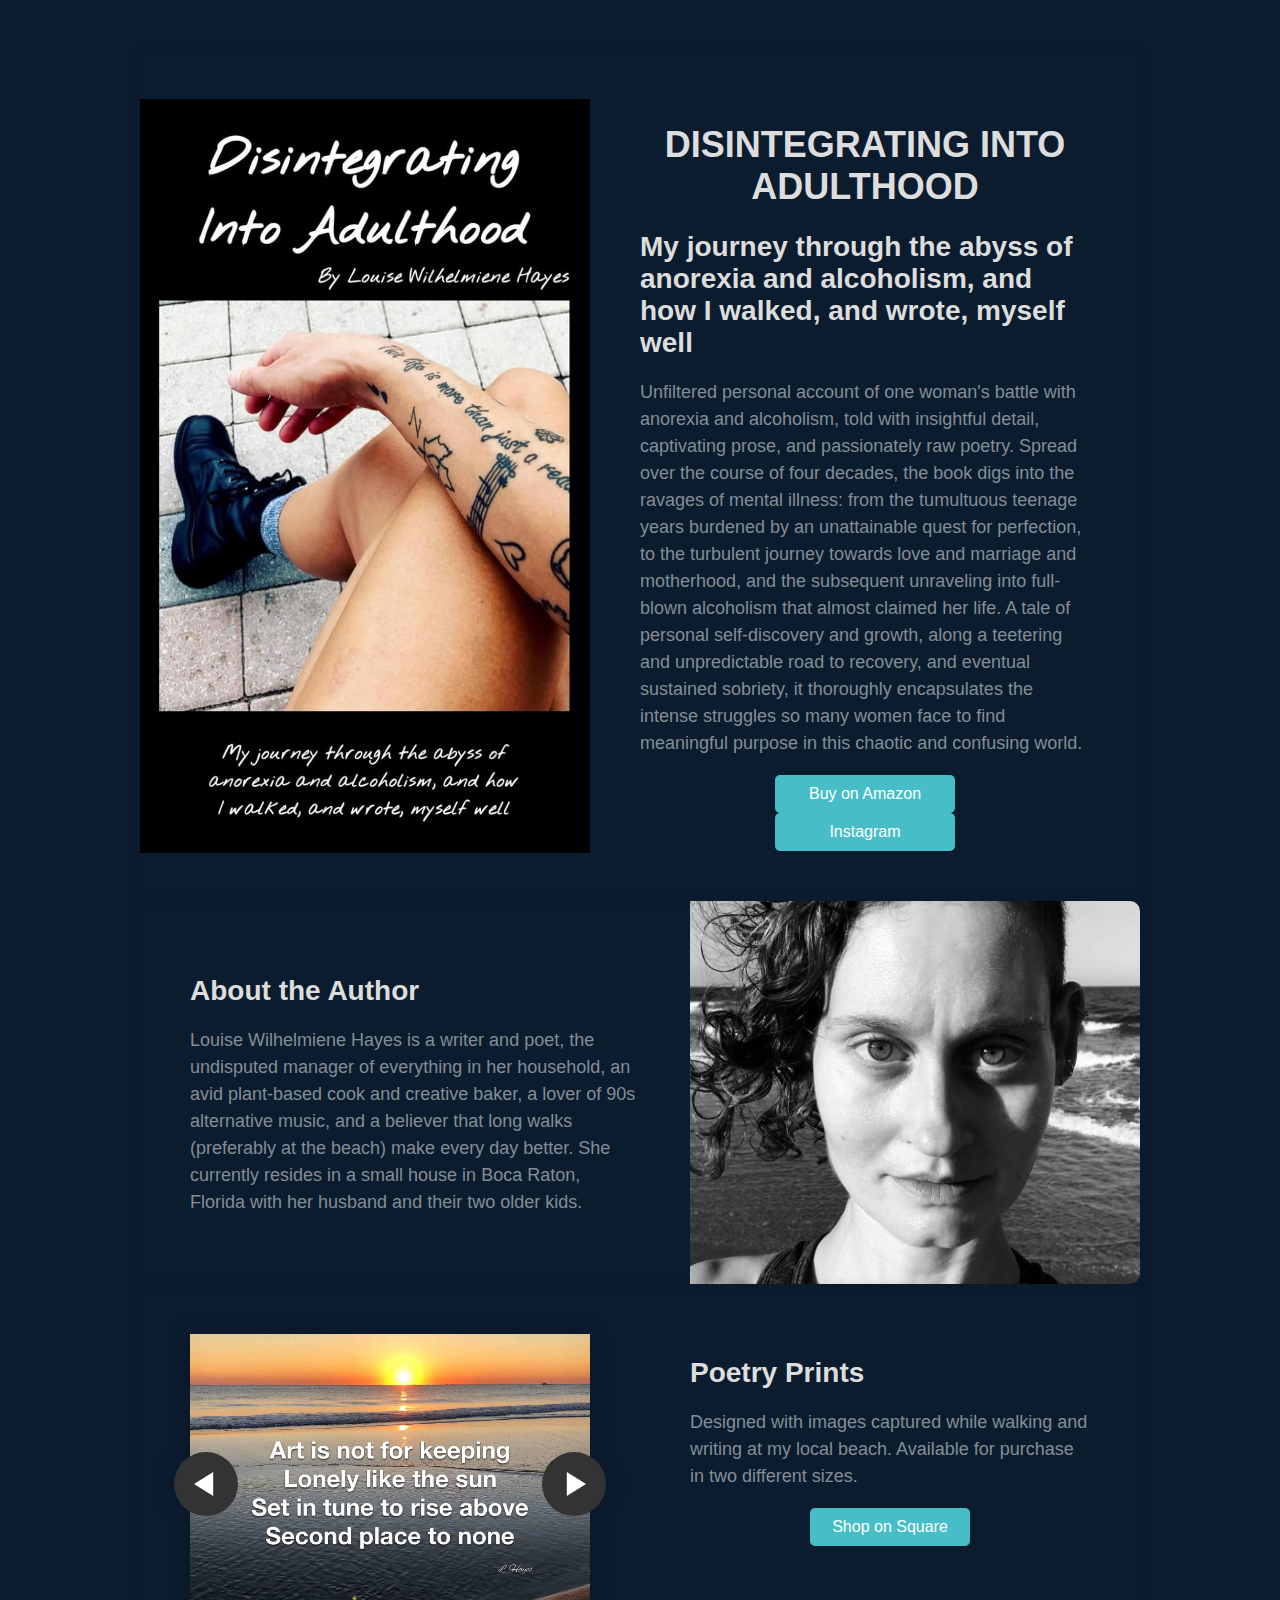
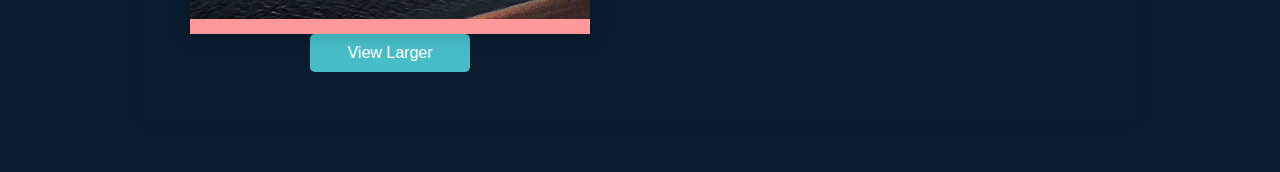
<file: index.html>
<!DOCTYPE html>
<html lang="en">
<head>
  <meta charset="UTF-8">
  <meta name="viewport" content="width=device-width, initial-scale=1.0">
  <title>Louise Hayes - Disintegrating Into Adulthood</title>
  <style>
    body {
      margin: 0;
      padding: 0;
      font-family: Arial, sans-serif;
      display: flex;
      justify-content: center;
      align-items: center;
      background-color: #0b1c2f;
    }
	  .full-container {
	    display: flex;
	    flex-direction: column;
	    margin: 50px;
	  }
    .container {
      display: flex;
	    flex-direction: row;
      max-width: 1000px;
      /* background-color: white; */
      border-radius: 10px;
      box-shadow: 0 0 10px rgba(0, 0, 0, 0.1);
      overflow: hidden;
    }
    .book-cover {
      flex: 1;
      background-image: url('images/bookcover.jpg');
      background-size: 110%;
	    background-repeat: no-repeat;
      background-position: center;
    }
	  .author-photo {
      flex: 1;
      background-image: url('images/louise.jpg');
      background-size: 110%;
	    background-repeat: no-repeat;
      background-position: center;
    }
    .content {
      flex: 1;
      padding: 50px;
	    color: #848d96;
    }
    h1 {
      font-size: 36px;
      margin-bottom: 20px;
	    text-align: center;
	    color: #ddd;
    }
	  h2 {
      font-size: 28px;
      margin-bottom: 20px;
	    color: #ddd;
    }
    p {
      font-size: 18px;
      line-height: 1.5;
    }
    .button-container {
      margin-top: 20px;
      width: 40%; 
      margin: 0 auto;
      
    }
    .button {
      display: inline-block;
      padding: 10px 20px;
      background-color: #47bec7;
      color: white;
      text-decoration: none;
      border-radius: 5px;
      border-color: #fff;
      border-width: 5px;
      transition: background-color 0.3s;
      margin-right: 10px;
      width: 100%;
      text-align: center;
    }
    .button:hover {
      background-color: #0056b3;
    }
	  @media (max-width: 600px) {
	    .full-container {
	      display: flex;
	      flex-direction: column;
	      margin: 20px;
	    }
      .container {
        flex-direction: column;
      }
      .book-cover {
	      flex: none;
		    background-image: url('images/bookcover_cropped.jpg');
		    height: 400px;
		    background-position-y: 100%;
	    }
      .content {
        flex: none;
        width: 90%;
      }
      .content {
        padding: 20px;
      }
	    .author-photo {
        flex: none;
        background-image: url('images/louise.jpg');
        height: 400px;
		    background-position-y: 100%;
      }
    }

    @keyframes tonext {
      75% {
        left: 0;
      }
      95% {
        left: 100%;
      }
      98% {
        left: 100%;
      }
      99% {
        left: 0;
      }
    }

    @keyframes tostart {
      75% {
        left: 0;
      }
      95% {
        left: -300%;
      }
      98% {
        left: -300%;
      }
      99% {
        left: 0;
      }
    }

    @keyframes snap {
      96% {
        scroll-snap-align: center;
      }
      97% {
        scroll-snap-align: none;
      }
      99% {
        scroll-snap-align: none;
      }
      100% {
        scroll-snap-align: center;
      }
    }

    
    * {
      box-sizing: border-box;
      scrollbar-color: transparent transparent; /* thumb and track color */
      scrollbar-width: 0px;
    }

    *::-webkit-scrollbar {
      width: 0;
    }

    *::-webkit-scrollbar-track {
      background: transparent;
    }

    *::-webkit-scrollbar-thumb {
      background: transparent;
      border: none;
    }

    * {
      -ms-overflow-style: none;
    }

    ol, li {
      list-style: none;
      margin: 0;
      padding: 0;
    }

    .carousel {
      position: relative;
      padding-top: 75%;
      filter: drop-shadow(0 0 10px #0003);
      perspective: 100px;
    }

    .carousel__viewport {
      position: absolute;
      top: 0;
      right: 0;
      bottom: 0;
      left: 0;
      display: flex;
      overflow-x: scroll;
      counter-reset: item;
      scroll-behavior: smooth;
      scroll-snap-type: x mandatory;
    }

    .carousel__slide {
      position: relative;
      flex: 0 0 100%;
      width: 100%;
      background-color: #f99;
      counter-increment: item;
    }

    .carousel__slide:nth-child(even) {
      background-color: #99f;
    }

    .carousel__slide:before {
      /*content: counter(item);*/
      position: absolute;
      top: 50%;
      left: 50%;
      transform: translate3d(-50%,-40%,70px);
      color: #920b0b;
      font-size: 2em;
    }

    .carousel__snapper {
      position: absolute;
      top: 0;
      left: 0;
      width: 100%;
      height: 100%;
      scroll-snap-align: center;
    }

    @media (hover: hover) {
      .carousel__snapper {
        animation-name: tonext, snap;
        animation-timing-function: ease;
        animation-duration: 4s;
        animation-iteration-count: infinite;
      }

      .carousel__slide:last-child .carousel__snapper {
        animation-name: tostart, snap;
      }
    }

    @media (prefers-reduced-motion: reduce) {
      .carousel__snapper {
        animation-name: none;
      }
    }

    .carousel:hover .carousel__snapper,
    .carousel:focus-within .carousel__snapper {
      animation-name: none;
    }

    .carousel__navigation {
      position: absolute;
      right: 0;
      bottom: 0;
      left: 0;
      text-align: center;
    }

    .carousel__navigation-list,
    .carousel__navigation-item {
      display: inline-block;
    }

    .carousel__navigation-button {
      display: inline-block;
      width: 1.5rem;
      height: 1.5rem;
      background-color: #333;
      background-clip: content-box;
      border: 0.25rem solid transparent;
      border-radius: 50%;
      font-size: 0;
      transition: transform 0.1s;
    }

    .carousel::before,
    .carousel::after,
    .carousel__prev,
    .carousel__next {
      position: absolute;
      top: 0;
      margin-top: 37.5%;
      width: 4rem;
      height: 4rem;
      transform: translateY(-50%);
      border-radius: 50%;
      font-size: 0;
      outline: 0;
    }

    .carousel::before,
    .carousel__prev {
      left: -1rem;
    }

    .carousel::after,
    .carousel__next {
      right: -1rem;
    }

    .carousel::before,
    .carousel::after {
      content: '';
      z-index: 1;
      background-color: #333;
      background-size: 1.5rem 1.5rem;
      background-repeat: no-repeat;
      background-position: center center;
      color: #fff;
      font-size: 2.5rem;
      line-height: 4rem;
      text-align: center;
      pointer-events: none;
    }

    .carousel::before {
      background-image: url("data:image/svg+xml,%3Csvg viewBox='0 0 100 100' xmlns='http://www.w3.org/2000/svg'%3E%3Cpolygon points='0,50 80,100 80,0' fill='%23fff'/%3E%3C/svg%3E");
    }

    .carousel::after {
      background-image: url("data:image/svg+xml,%3Csvg viewBox='0 0 100 100' xmlns='http://www.w3.org/2000/svg'%3E%3Cpolygon points='100,50 20,100 20,0' fill='%23fff'/%3E%3C/svg%3E");
    }
    img {
      width: 400px;
      height: auto;
      object-fit: cover;
    }
  </style>
</head>
<body>
  <div class="full-container">
    <div class="container">
      <div class="book-cover"></div>
      <div class="content">
        <h1>DISINTEGRATING INTO ADULTHOOD</h1>
	      <h2>My journey through the abyss of anorexia and alcoholism, and how I walked, and wrote, myself well</h2>
        <p>Unfiltered personal account of one woman's battle with anorexia and alcoholism, told with insightful detail, captivating prose, and passionately raw poetry. Spread over the course of four decades, the book digs into the ravages of mental illness: from the tumultuous teenage years burdened by an unattainable quest for perfection, to the turbulent journey towards love and marriage and motherhood, and the subsequent unraveling into full-blown alcoholism that almost claimed her life. A tale of personal self-discovery and growth, along a teetering and unpredictable road to recovery, and eventual sustained sobriety, it thoroughly encapsulates the intense struggles so many women face to find meaningful purpose in this chaotic and confusing world.</p>
        <div class="button-container">
          <a href="https://www.amazon.com/dp/B0CRP38R2D?ref_=pe_93986420_774957520" class="button" target="_blank">Buy on Amazon</a>
          <a href="https://www.instagram.com/seapoet.art/" class="button" target="_blank">Instagram</a>
        </div>
      </div>
    </div>
    <div class="container">
	    <div class="content">
		    <h2>About the Author</h2>
		    <p>Louise Wilhelmiene Hayes is a writer and poet, the undisputed manager of everything in her household, an avid plant-based cook and creative baker, a lover of 90s alternative music, and a believer that long walks (preferably at the beach) make every day better. She currently resides in a small house in Boca Raton, Florida with her husband and their two older kids.</p>
	    </div>
	    <div class="author-photo"></div>
    </div>
    <div class="container">
	    <div class="content">
        <section class="carousel" aria-label="Gallery">
          <ol class="carousel__viewport">
            <li id="carousel__slide01"
                tabindex="0"
                class="carousel__slide">
              <div class="carousel__snapper">
                <a href="#carousel__slide12" class="carousel__prev">Go to last slide</a>
                   <img src="images/thumbs/01.jpg" >
                <a href="#carousel__slide02" class="carousel__next">Go to next slide</a>
              </div>
            </li>
            <li id="carousel__slide02"
                tabindex="0"
                class="carousel__slide">
              <div class="carousel__snapper"></div>
              <a href="#carousel__slide01" class="carousel__prev">Go to previous slide</a>
                 <img src="images/thumbs/02.jpg" >
              <a href="#carousel__slide03" class="carousel__next">Go to next slide</a>
            </li>
            <li id="carousel__slide03"
                tabindex="0"
                class="carousel__slide">
              <div class="carousel__snapper"></div>
              <a href="#carousel__slide02" class="carousel__prev">Go to previous slide</a>
                 <img src="images/thumbs/03.jpg" >
              <a href="#carousel__slide04" class="carousel__next">Go to next slide</a>
            </li>
            <li id="carousel__slide04"
                tabindex="0"
                class="carousel__slide">
              <div class="carousel__snapper"></div>
              <a href="#carousel__slide03" class="carousel__prev">Go to previous slide</a>
                 <img src="images/thumbs/04.jpg" >
              <a href="#carousel__slide05" class="carousel__next">Go to next slide</a>
            </li>
            <li id="carousel__slide05"
                tabindex="0"
                class="carousel__slide">
              <div class="carousel__snapper"></div>
              <a href="#carousel__slide04" class="carousel__prev">Go to previous slide</a>
                 <img src="images/thumbs/05.jpg">
              <a href="#carousel__slide06" class="carousel__next">Go to next slide</a>
            </li>
            <li id="carousel__slide06"
                tabindex="0"
                class="carousel__slide">
              <div class="carousel__snapper"></div>
              <a href="#carousel__slide05" class="carousel__prev">Go to previous slide</a>
                 <img src="images/thumbs/06.jpg" >
              <a href="#carousel__slide07" class="carousel__next">Go to next slide</a>
            </li>
            <li id="carousel__slide07"
                tabindex="0"
                class="carousel__slide">
              <div class="carousel__snapper"></div>
              <a href="#carousel__slide06" class="carousel__prev">Go to previous slide</a>
                 <img src="images/thumbs/07.jpg" >
              <a href="#carousel__slide08" class="carousel__next">Go to next slide</a>
            </li>
            <li id="carousel__slide08"
                tabindex="0"
                class="carousel__slide">
              <div class="carousel__snapper"></div>
              <a href="#carousel__slide07" class="carousel__prev">Go to previous slide</a>
                 <img src="images/thumbs/08.jpg" >
              <a href="#carousel__slide09" class="carousel__next">Go to next slide</a>
            </li>
            <li id="carousel__slide09"
                tabindex="0"
                class="carousel__slide">
              <div class="carousel__snapper"></div>
              <a href="#carousel__slide08" class="carousel__prev">Go to previous slide</a>
                 <img src="images/thumbs/09.jpg" >
              <a href="#carousel__slide10" class="carousel__next">Go to next slide</a>
            </li>
            <li id="carousel__slide10"
                tabindex="0"
                class="carousel__slide">
              <div class="carousel__snapper"></div>
              <a href="#carousel__slide09" class="carousel__prev">Go to previous slide</a>
                 <img src="images/thumbs/10.jpg" >
              <a href="#carousel__slide11" class="carousel__next">Go to next slide</a>
            </li>
            <li id="carousel__slide11"
                tabindex="0"
                class="carousel__slide">
              <div class="carousel__snapper"></div>
              <a href="#carousel__slide10" class="carousel__prev">Go to previous slide</a>
                 <img src="images/thumbs/11.jpg" >
              <a href="#carousel__slide12" class="carousel__next">Go to next slide</a>
            </li>
            <li id="carousel__slide12"
                tabindex="0"
                class="carousel__slide">
              <div class="carousel__snapper"></div>
              <a href="#carousel__slide11" class="carousel__prev">Go to previous slide</a>
                 <img src="images/thumbs/12.jpg" >
              <a href="#carousel__slide01" class="carousel__next">Go to first slide</a>
            </li>
          </ol>
          <!--<aside class="carousel__navigation">
            <ol class="carousel__navigation-list">
              <li class="carousel__navigation-item">
                <a href="#carousel__slide01"
                   class="carousel__navigation-button">Go to slide 1</a>
              </li>
              <li class="carousel__navigation-item">
                <a href="#carousel__slide02"
                   class="carousel__navigation-button">Go to slide 2</a>
              </li>
              <li class="carousel__navigation-item">
                <a href="#carousel__slide03"
                   class="carousel__navigation-button">Go to slide 3</a>
              </li>
              <li class="carousel__navigation-item">
                <a href="#carousel__slide04"
                   class="carousel__navigation-button">Go to slide 4</a>
              </li>
              <li class="carousel__navigation-item">
                <a href="#carousel__slide05"
                   class="carousel__navigation-button">Go to slide 5</a>
              </li>
              <li class="carousel__navigation-item">
                <a href="#carousel__slide06"
                   class="carousel__navigation-button">Go to slide 6</a>
              </li>
              <li class="carousel__navigation-item">
                <a href="#carousel__slide07"
                   class="carousel__navigation-button">Go to slide 7</a>
              </li>
              <li class="carousel__navigation-item">
                <a href="#carousel__slide08"
                   class="carousel__navigation-button">Go to slide 8</a>
              </li>
              <li class="carousel__navigation-item">
                <a href="#carousel__slide09"
                   class="carousel__navigation-button">Go to slide 9</a>
              </li>
              <li class="carousel__navigation-item">
                <a href="#carousel__slide10"
                   class="carousel__navigation-button">Go to slide 10</a>
              </li>
              <li class="carousel__navigation-item">
                <a href="#carousel__slide11"
                   class="carousel__navigation-button">Go to slide 11</a>
              </li>
              <li class="carousel__navigation-item">
                <a href="#carousel__slide12"
                   class="carousel__navigation-button">Go to slide 12</a>
              </li>
            </ol>
          </aside> -->
        </section>
        <div class="button-container">
          <a href="poetryprints.html" class="button">View Larger</a>
        </div>
      </div>
	    <div class="content">
		    <h2>Poetry Prints</h2>
				<p>Designed with images captured while walking and writing at my local beach.  Available for purchase in two different sizes.</p>
        <div class="button-container">
          <a href="https://seapoet.square.site" class="button" target="_blank">Shop on Square</a>
        </div>
	    </div>
    </div>
  </div>
</body>
</html>

<!--
This code will display the book cover on the left side of the page and the blurb with buttons on the right side. Adjustments have been made to the layout using flexbox for responsiveness and aesthetics.
-->
</file>
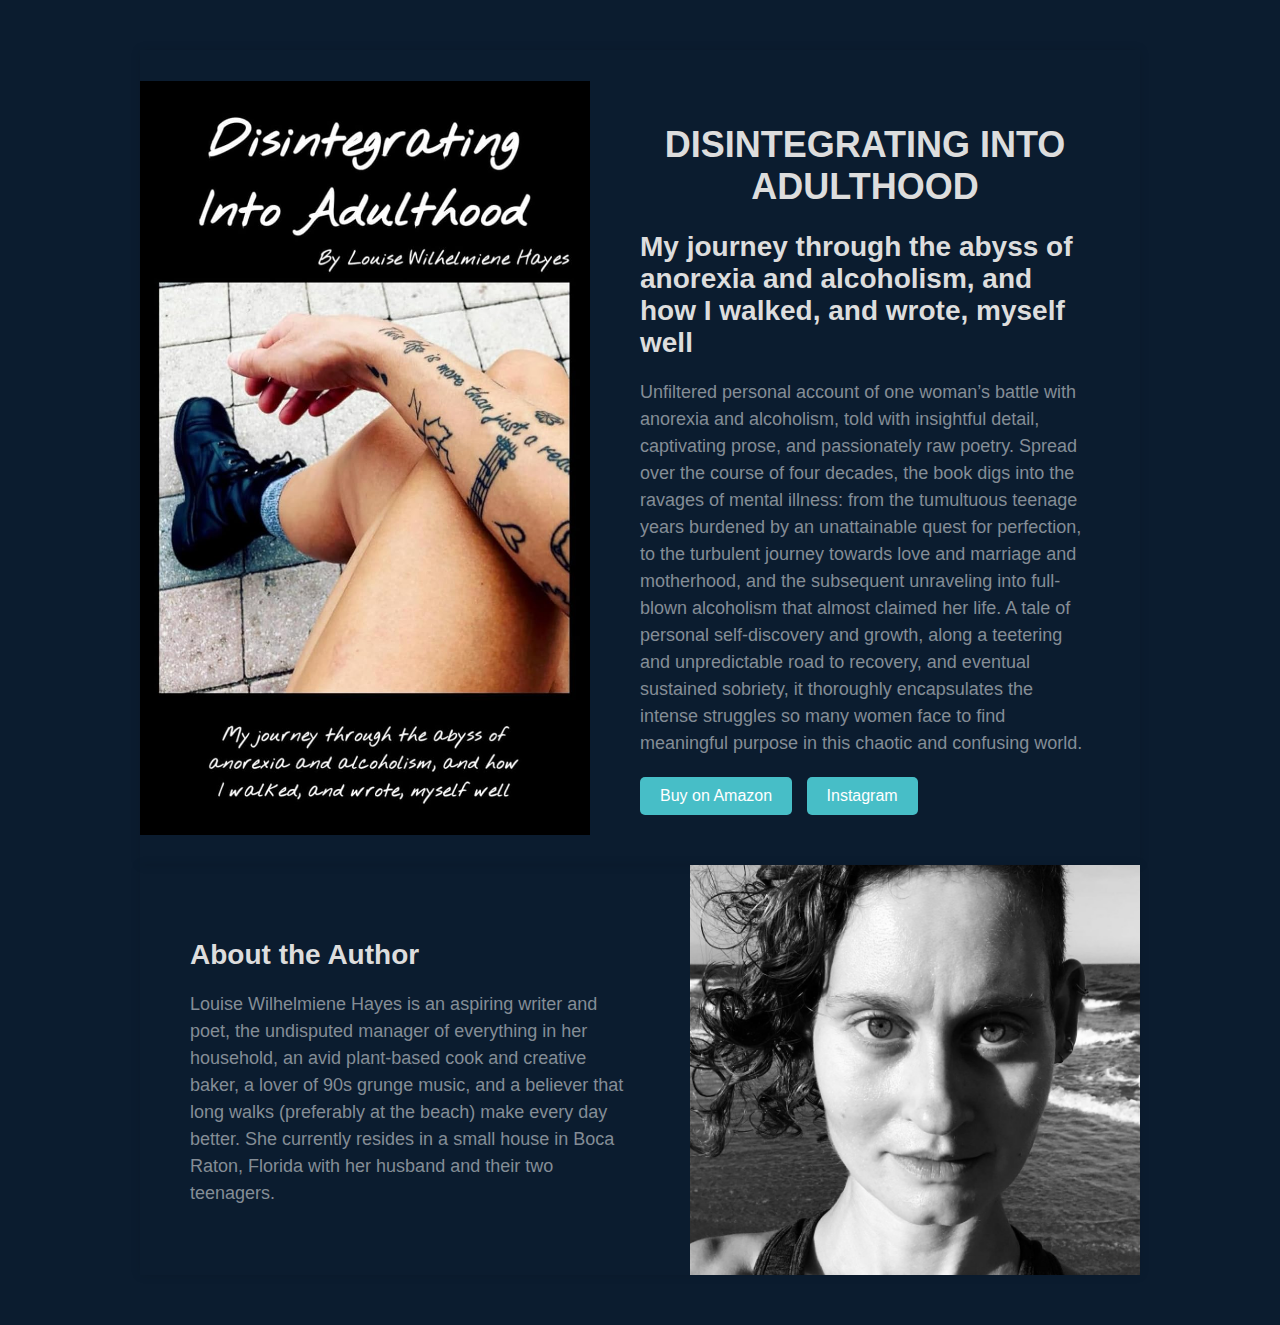
<file: index2.html>
<!DOCTYPE html>
<html lang="en">
<head>
  <meta charset="UTF-8">
  <meta name="viewport" content="width=device-width, initial-scale=1.0">
  <title>Louise Hayes - Disintegrating Into Adulthood</title>
  <style>
    body {
      margin: 0;
      padding: 0;
      font-family: Arial, sans-serif;
      display: flex;
      justify-content: center;
      align-items: center;
      background-color: #0b1c2f;
    }
	.full-container {
	  display: flex;
	  flex-direction: column;
	  margin: 50px;
	}
    .container {
      display: flex;
	  flex-direction: row;
      max-width: 1000px;
      <!- background-color: white; ->
      border-radius: 10px;
      box-shadow: 0 0 10px rgba(0, 0, 0, 0.1);
      overflow: hidden;
    }
    .book-cover {
      flex: 1;
      background-image: url('images/bookcover.jpg');
      background-size: 110%;
	  background-repeat: no-repeat;
      background-position: center;
    }
	.author-photo {
      flex: 1;
      background-image: url('images/louise.jpg');
      background-size: 110%;
	  background-repeat: no-repeat;
      background-position: center;
    }
    .content {
      flex: 1;
      padding: 50px;
	  color: #848d96;
    }
    h1 {
      font-size: 36px;
      margin-bottom: 20px;
	  text-align: center;
	  color: #ddd;
    }
	h2 {
      font-size: 28px;
      margin-bottom: 20px;
	  color: #ddd;
    }
    p {
      font-size: 18px;
      line-height: 1.5;
    }
    .button-container {
      margin-top: 20px;
    }
    .button {
      display: inline-block;
      padding: 10px 20px;
      background-color: #47bec7;
      color: white;
      text-decoration: none;
      border-radius: 5px;
      transition: background-color 0.3s;
      margin-right: 10px;
    }
    .button:hover {
      background-color: #0056b3;
    }
	@media (max-width: 600px) {
      .container {
        flex-direction: column;
      }
      .book-cover {
	    flex: none;
		background-image: url('images/bookcover_cropped.jpg');
		height: 500px;
		background-position-y: 100%;
	  },
      .content {
        flex: none;
        width: 90%;
      }
      .content {
        padding: 20px;
      }
    }
  </style>
</head>
<body>
  <div class="full-container">
    <div class="container">
      <div class="book-cover"></div>
      <div class="content">
        <h1>DISINTEGRATING INTO ADULTHOOD</h1>
	    <h2>My journey through the abyss of anorexia and alcoholism, and how I walked, and wrote, myself well</h2>
        <p>Unfiltered personal account of one woman’s battle with anorexia and alcoholism, told with insightful detail, captivating prose, and passionately raw poetry. Spread over the course of four decades, the book digs into the ravages of mental illness: from the tumultuous teenage years burdened by an unattainable quest for perfection, to the turbulent journey towards love and marriage and motherhood, and the subsequent unraveling into full-blown alcoholism that almost claimed her life. A tale of personal self-discovery and growth, along a teetering and unpredictable road to recovery, and eventual sustained sobriety, it thoroughly encapsulates the intense struggles so many women face to find meaningful purpose in this chaotic and confusing world.</p>
        <div class="button-container">
          <a href="https://www.amazon.com/dp/B0CRP38R2D?ref_=pe_93986420_774957520" class="button" target="_blank">Buy on Amazon</a>
          <a href="https://www.instagram.com/seapoet.art/" class="button" target="_blank">Instagram</a>
        </div>
      </div>
    </div>
    <div class="container">
	  <div class="content">
		<h2>About the Author</h2>
		<p>Louise Wilhelmiene Hayes is an aspiring writer and poet, the undisputed manager of everything in her household, an avid plant-based cook and creative baker, a lover of 90s grunge music, and a believer that long walks (preferably at the beach) make every day better. She currently resides in a small house in Boca Raton, Florida with her husband and their two teenagers.</p>
	  </div>
	  <div class="author-photo"></div>
    </div>
  </div>
</body>
</html>

<!--
This code will display the book cover on the left side of the page and the blurb with buttons on the right side. Adjustments have been made to the layout using flexbox for responsiveness and aesthetics.
-->
</file>
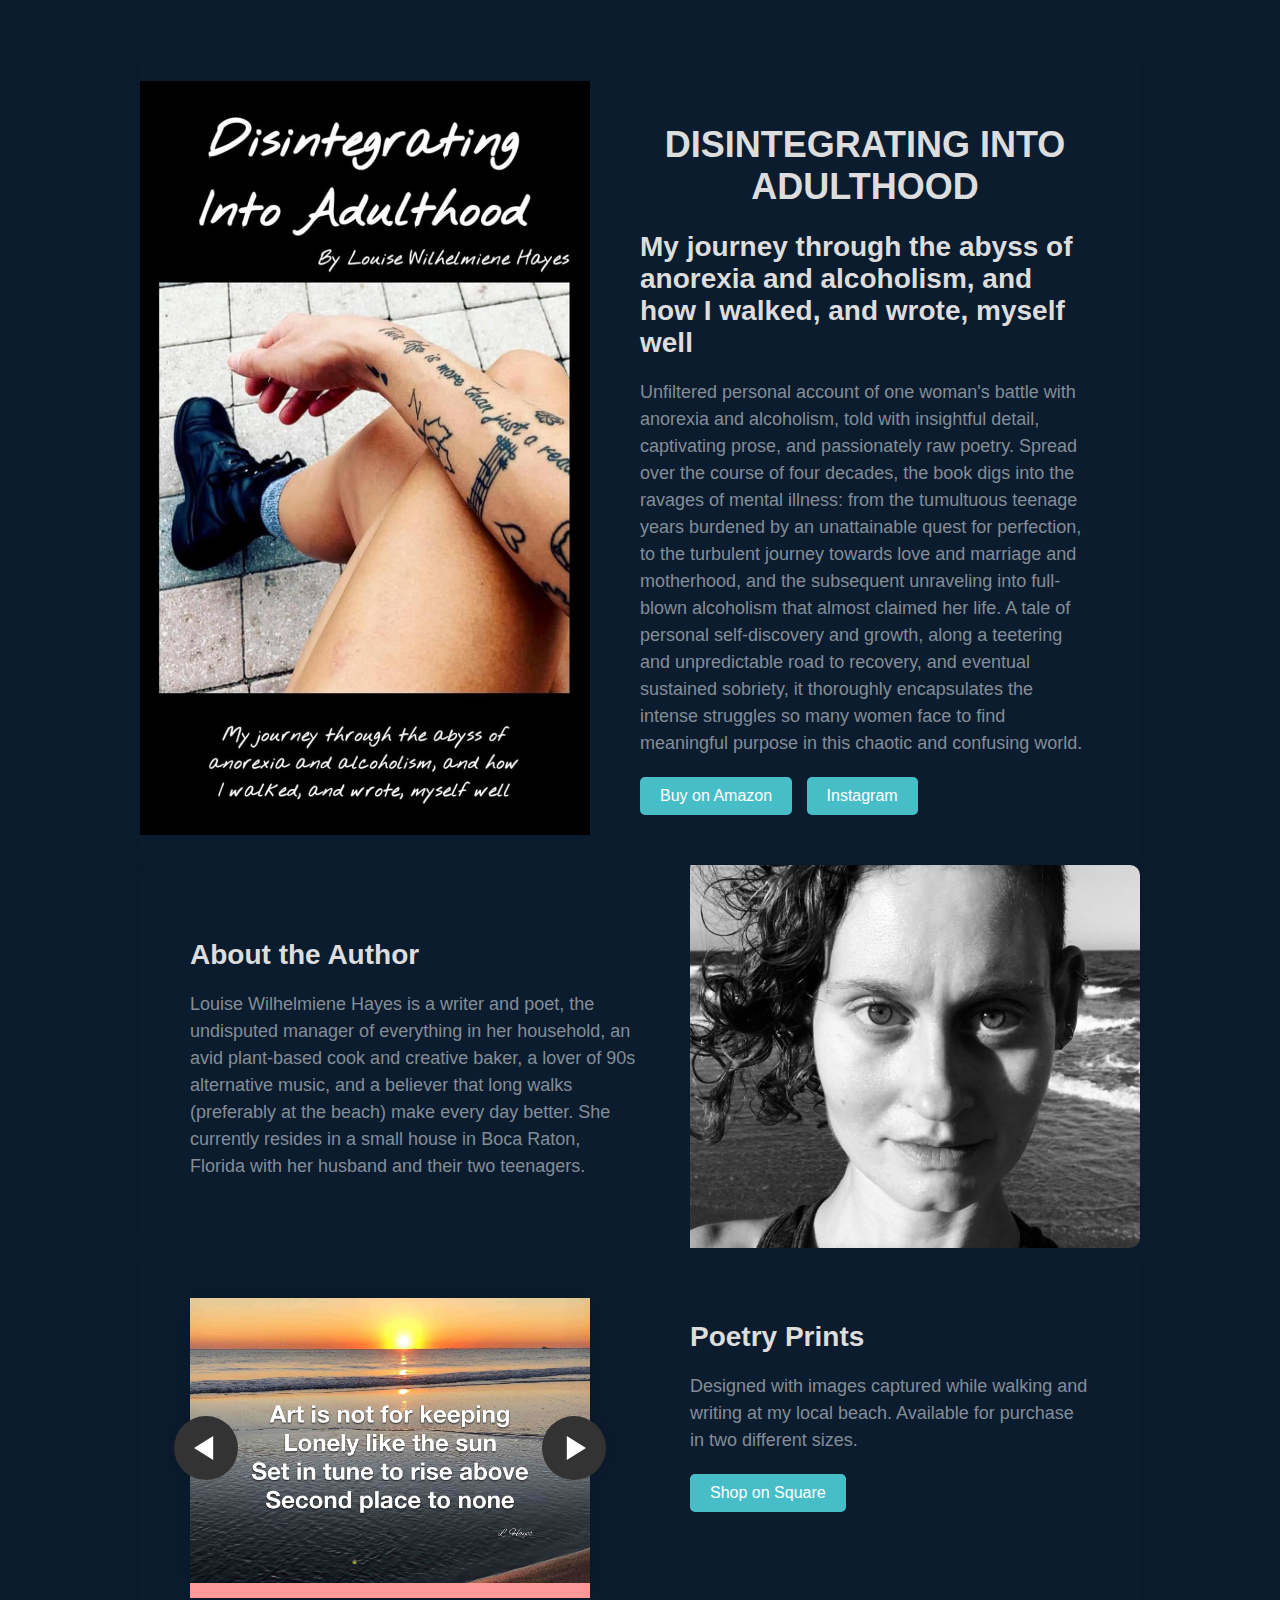
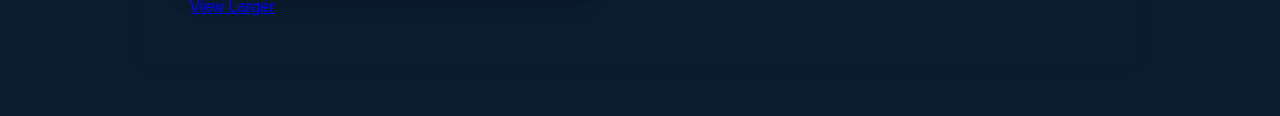
<file: index_2.html>
<!DOCTYPE html>
<html lang="en">
<head>
  <meta charset="UTF-8">
  <meta name="viewport" content="width=device-width, initial-scale=1.0">
  <title>Louise Hayes - Disintegrating Into Adulthood</title>
  <style>
    body {
      margin: 0;
      padding: 0;
      font-family: Arial, sans-serif;
      display: flex;
      justify-content: center;
      align-items: center;
      background-color: #0b1c2f;
    }
	  .full-container {
	    display: flex;
	    flex-direction: column;
	    margin: 50px;
	  }
    .container {
      display: flex;
	    flex-direction: row;
      max-width: 1000px;
      /* background-color: white; */
      border-radius: 10px;
      box-shadow: 0 0 10px rgba(0, 0, 0, 0.1);
      overflow: hidden;
    }
    .book-cover {
      flex: 1;
      background-image: url('images/bookcover.jpg');
      background-size: 110%;
	    background-repeat: no-repeat;
      background-position: center;
    }
	  .author-photo {
      flex: 1;
      background-image: url('images/louise.jpg');
      background-size: 110%;
	    background-repeat: no-repeat;
      background-position: center;
    }
    .content {
      flex: 1;
      padding: 50px;
	    color: #848d96;
    }
    h1 {
      font-size: 36px;
      margin-bottom: 20px;
	    text-align: center;
	    color: #ddd;
    }
	  h2 {
      font-size: 28px;
      margin-bottom: 20px;
	    color: #ddd;
    }
    p {
      font-size: 18px;
      line-height: 1.5;
    }
    .button-container {
      margin-top: 20px;
    }
    .button {
      display: inline-block;
      padding: 10px 20px;
      background-color: #47bec7;
      color: white;
      text-decoration: none;
      border-radius: 5px;
      transition: background-color 0.3s;
      margin-right: 10px;
    }
    .button:hover {
      background-color: #0056b3;
    }
	  @media (max-width: 600px) {
	    .full-container {
	      display: flex;
	      flex-direction: column;
	      margin: 20px;
	    }
      .container {
        flex-direction: column;
      }
      .book-cover {
	      flex: none;
		    background-image: url('images/bookcover_cropped.jpg');
		    height: 400px;
		    background-position-y: 100%;
	    }
      .content {
        flex: none;
        width: 90%;
      }
      .content {
        padding: 20px;
      }
	    .author-photo {
        flex: none;
        background-image: url('images/louise.jpg');
        height: 400px;
		    background-position-y: 100%;
      }
    }

    @keyframes tonext {
      75% {
        left: 0;
      }
      95% {
        left: 100%;
      }
      98% {
        left: 100%;
      }
      99% {
        left: 0;
      }
    }

    @keyframes tostart {
      75% {
        left: 0;
      }
      95% {
        left: -300%;
      }
      98% {
        left: -300%;
      }
      99% {
        left: 0;
      }
    }

    @keyframes snap {
      96% {
        scroll-snap-align: center;
      }
      97% {
        scroll-snap-align: none;
      }
      99% {
        scroll-snap-align: none;
      }
      100% {
        scroll-snap-align: center;
      }
    }

    
    * {
      box-sizing: border-box;
      scrollbar-color: transparent transparent; /* thumb and track color */
      scrollbar-width: 0px;
    }

    *::-webkit-scrollbar {
      width: 0;
    }

    *::-webkit-scrollbar-track {
      background: transparent;
    }

    *::-webkit-scrollbar-thumb {
      background: transparent;
      border: none;
    }

    * {
      -ms-overflow-style: none;
    }

    ol, li {
      list-style: none;
      margin: 0;
      padding: 0;
    }

    .carousel {
      position: relative;
      padding-top: 75%;
      filter: drop-shadow(0 0 10px #0003);
      perspective: 100px;
    }

    .carousel__viewport {
      position: absolute;
      top: 0;
      right: 0;
      bottom: 0;
      left: 0;
      display: flex;
      overflow-x: scroll;
      counter-reset: item;
      scroll-behavior: smooth;
      scroll-snap-type: x mandatory;
    }

    .carousel__slide {
      position: relative;
      flex: 0 0 100%;
      width: 100%;
      background-color: #f99;
      counter-increment: item;
    }

    .carousel__slide:nth-child(even) {
      background-color: #99f;
    }

    .carousel__slide:before {
      /*content: counter(item);*/
      position: absolute;
      top: 50%;
      left: 50%;
      transform: translate3d(-50%,-40%,70px);
      color: #920b0b;
      font-size: 2em;
    }

    .carousel__snapper {
      position: absolute;
      top: 0;
      left: 0;
      width: 100%;
      height: 100%;
      scroll-snap-align: center;
    }

    @media (hover: hover) {
      .carousel__snapper {
        animation-name: tonext, snap;
        animation-timing-function: ease;
        animation-duration: 4s;
        animation-iteration-count: infinite;
      }

      .carousel__slide:last-child .carousel__snapper {
        animation-name: tostart, snap;
      }
    }

    @media (prefers-reduced-motion: reduce) {
      .carousel__snapper {
        animation-name: none;
      }
    }

    .carousel:hover .carousel__snapper,
    .carousel:focus-within .carousel__snapper {
      animation-name: none;
    }

    .carousel__navigation {
      position: absolute;
      right: 0;
      bottom: 0;
      left: 0;
      text-align: center;
    }

    .carousel__navigation-list,
    .carousel__navigation-item {
      display: inline-block;
    }

    .carousel__navigation-button {
      display: inline-block;
      width: 1.5rem;
      height: 1.5rem;
      background-color: #333;
      background-clip: content-box;
      border: 0.25rem solid transparent;
      border-radius: 50%;
      font-size: 0;
      transition: transform 0.1s;
    }

    .carousel::before,
    .carousel::after,
    .carousel__prev,
    .carousel__next {
      position: absolute;
      top: 0;
      margin-top: 37.5%;
      width: 4rem;
      height: 4rem;
      transform: translateY(-50%);
      border-radius: 50%;
      font-size: 0;
      outline: 0;
    }

    .carousel::before,
    .carousel__prev {
      left: -1rem;
    }

    .carousel::after,
    .carousel__next {
      right: -1rem;
    }

    .carousel::before,
    .carousel::after {
      content: '';
      z-index: 1;
      background-color: #333;
      background-size: 1.5rem 1.5rem;
      background-repeat: no-repeat;
      background-position: center center;
      color: #fff;
      font-size: 2.5rem;
      line-height: 4rem;
      text-align: center;
      pointer-events: none;
    }

    .carousel::before {
      background-image: url("data:image/svg+xml,%3Csvg viewBox='0 0 100 100' xmlns='http://www.w3.org/2000/svg'%3E%3Cpolygon points='0,50 80,100 80,0' fill='%23fff'/%3E%3C/svg%3E");
    }

    .carousel::after {
      background-image: url("data:image/svg+xml,%3Csvg viewBox='0 0 100 100' xmlns='http://www.w3.org/2000/svg'%3E%3Cpolygon points='100,50 20,100 20,0' fill='%23fff'/%3E%3C/svg%3E");
    }
    img {
      width: 400px;
      height: auto;
      object-fit: cover;
    }
  </style>
</head>
<body>
  <div class="full-container">
    <div class="container">
      <div class="book-cover"></div>
      <div class="content">
        <h1>DISINTEGRATING INTO ADULTHOOD</h1>
	    <h2>My journey through the abyss of anorexia and alcoholism, and how I walked, and wrote, myself well</h2>
        <p>Unfiltered personal account of one woman's battle with anorexia and alcoholism, told with insightful detail, captivating prose, and passionately raw poetry. Spread over the course of four decades, the book digs into the ravages of mental illness: from the tumultuous teenage years burdened by an unattainable quest for perfection, to the turbulent journey towards love and marriage and motherhood, and the subsequent unraveling into full-blown alcoholism that almost claimed her life. A tale of personal self-discovery and growth, along a teetering and unpredictable road to recovery, and eventual sustained sobriety, it thoroughly encapsulates the intense struggles so many women face to find meaningful purpose in this chaotic and confusing world.</p>
        <div class="button-container">
          <a href="https://www.amazon.com/dp/B0CRP38R2D?ref_=pe_93986420_774957520" class="button" target="_blank">Buy on Amazon</a>
          <a href="https://www.instagram.com/seapoet.art/" class="button" target="_blank">Instagram</a>
        </div>
      </div>
    </div>
    <div class="container">
	    <div class="content">
		    <h2>About the Author</h2>
		    <p>Louise Wilhelmiene Hayes is a writer and poet, the undisputed manager of everything in her household, an avid plant-based cook and creative baker, a lover of 90s alternative music, and a believer that long walks (preferably at the beach) make every day better. She currently resides in a small house in Boca Raton, Florida with her husband and their two teenagers.</p>
	    </div>
	    <div class="author-photo"></div>
    </div>
    <div class="container">
	    <div class="content">
        <section class="carousel" aria-label="Gallery">
          <ol class="carousel__viewport">
            <li id="carousel__slide01"
                tabindex="0"
                class="carousel__slide">
              <div class="carousel__snapper">
                <a href="#carousel__slide12" class="carousel__prev">Go to last slide</a>
                   <img src="images/thumbs/01.jpg" >
                <a href="#carousel__slide02" class="carousel__next">Go to next slide</a>
              </div>
            </li>
            <li id="carousel__slide02"
                tabindex="0"
                class="carousel__slide">
              <div class="carousel__snapper"></div>
              <a href="#carousel__slide01" class="carousel__prev">Go to previous slide</a>
                 <img src="images/thumbs/02.jpg" >
              <a href="#carousel__slide03" class="carousel__next">Go to next slide</a>
            </li>
            <li id="carousel__slide03"
                tabindex="0"
                class="carousel__slide">
              <div class="carousel__snapper"></div>
              <a href="#carousel__slide02" class="carousel__prev">Go to previous slide</a>
                 <img src="images/thumbs/03.jpg" >
              <a href="#carousel__slide04" class="carousel__next">Go to next slide</a>
            </li>
            <li id="carousel__slide04"
                tabindex="0"
                class="carousel__slide">
              <div class="carousel__snapper"></div>
              <a href="#carousel__slide03" class="carousel__prev">Go to previous slide</a>
                 <img src="images/thumbs/04.jpg" >
              <a href="#carousel__slide05" class="carousel__next">Go to next slide</a>
            </li>
            <li id="carousel__slide05"
                tabindex="0"
                class="carousel__slide">
              <div class="carousel__snapper"></div>
              <a href="#carousel__slide04" class="carousel__prev">Go to previous slide</a>
                 <img src="images/thumbs/05.jpg">
              <a href="#carousel__slide06" class="carousel__next">Go to next slide</a>
            </li>
            <li id="carousel__slide06"
                tabindex="0"
                class="carousel__slide">
              <div class="carousel__snapper"></div>
              <a href="#carousel__slide05" class="carousel__prev">Go to previous slide</a>
                 <img src="images/thumbs/06.jpg" >
              <a href="#carousel__slide07" class="carousel__next">Go to next slide</a>
            </li>
            <li id="carousel__slide07"
                tabindex="0"
                class="carousel__slide">
              <div class="carousel__snapper"></div>
              <a href="#carousel__slide06" class="carousel__prev">Go to previous slide</a>
                 <img src="images/thumbs/07.jpg" >
              <a href="#carousel__slide08" class="carousel__next">Go to next slide</a>
            </li>
            <li id="carousel__slide08"
                tabindex="0"
                class="carousel__slide">
              <div class="carousel__snapper"></div>
              <a href="#carousel__slide07" class="carousel__prev">Go to previous slide</a>
                 <img src="images/thumbs/08.jpg" >
              <a href="#carousel__slide09" class="carousel__next">Go to next slide</a>
            </li>
            <li id="carousel__slide09"
                tabindex="0"
                class="carousel__slide">
              <div class="carousel__snapper"></div>
              <a href="#carousel__slide08" class="carousel__prev">Go to previous slide</a>
                 <img src="images/thumbs/09.jpg" >
              <a href="#carousel__slide10" class="carousel__next">Go to next slide</a>
            </li>
            <li id="carousel__slide10"
                tabindex="0"
                class="carousel__slide">
              <div class="carousel__snapper"></div>
              <a href="#carousel__slide09" class="carousel__prev">Go to previous slide</a>
                 <img src="images/thumbs/10.jpg" >
              <a href="#carousel__slide11" class="carousel__next">Go to next slide</a>
            </li>
            <li id="carousel__slide11"
                tabindex="0"
                class="carousel__slide">
              <div class="carousel__snapper"></div>
              <a href="#carousel__slide10" class="carousel__prev">Go to previous slide</a>
                 <img src="images/thumbs/11.jpg" >
              <a href="#carousel__slide12" class="carousel__next">Go to next slide</a>
            </li>
            <li id="carousel__slide12"
                tabindex="0"
                class="carousel__slide">
              <div class="carousel__snapper"></div>
              <a href="#carousel__slide11" class="carousel__prev">Go to previous slide</a>
                 <img src="images/thumbs/12.jpg" >
              <a href="#carousel__slide01" class="carousel__next">Go to first slide</a>
            </li>
          </ol>
          <!--<aside class="carousel__navigation">
            <ol class="carousel__navigation-list">
              <li class="carousel__navigation-item">
                <a href="#carousel__slide01"
                   class="carousel__navigation-button">Go to slide 1</a>
              </li>
              <li class="carousel__navigation-item">
                <a href="#carousel__slide02"
                   class="carousel__navigation-button">Go to slide 2</a>
              </li>
              <li class="carousel__navigation-item">
                <a href="#carousel__slide03"
                   class="carousel__navigation-button">Go to slide 3</a>
              </li>
              <li class="carousel__navigation-item">
                <a href="#carousel__slide04"
                   class="carousel__navigation-button">Go to slide 4</a>
              </li>
              <li class="carousel__navigation-item">
                <a href="#carousel__slide05"
                   class="carousel__navigation-button">Go to slide 5</a>
              </li>
              <li class="carousel__navigation-item">
                <a href="#carousel__slide06"
                   class="carousel__navigation-button">Go to slide 6</a>
              </li>
              <li class="carousel__navigation-item">
                <a href="#carousel__slide07"
                   class="carousel__navigation-button">Go to slide 7</a>
              </li>
              <li class="carousel__navigation-item">
                <a href="#carousel__slide08"
                   class="carousel__navigation-button">Go to slide 8</a>
              </li>
              <li class="carousel__navigation-item">
                <a href="#carousel__slide09"
                   class="carousel__navigation-button">Go to slide 9</a>
              </li>
              <li class="carousel__navigation-item">
                <a href="#carousel__slide10"
                   class="carousel__navigation-button">Go to slide 10</a>
              </li>
              <li class="carousel__navigation-item">
                <a href="#carousel__slide11"
                   class="carousel__navigation-button">Go to slide 11</a>
              </li>
              <li class="carousel__navigation-item">
                <a href="#carousel__slide12"
                   class="carousel__navigation-button">Go to slide 12</a>
              </li>
            </ol>
          </aside> -->
        </section>
        <a href="poetryprints.html">View Larger</a>
      </div>
	    <div class="content">
		    <h2>Poetry Prints</h2>
				<p>Designed with images captured while walking and writing at my local beach.  Available for purchase in two different sizes.</p>
        <div class="button-container">
          <a href="https://seapoet.square.site" class="button" target="_blank">Shop on Square</a>
        </div>
	    </div>
    </div>
  </div>
</body>
</html>

<!--
This code will display the book cover on the left side of the page and the blurb with buttons on the right side. Adjustments have been made to the layout using flexbox for responsiveness and aesthetics.
-->
</file>
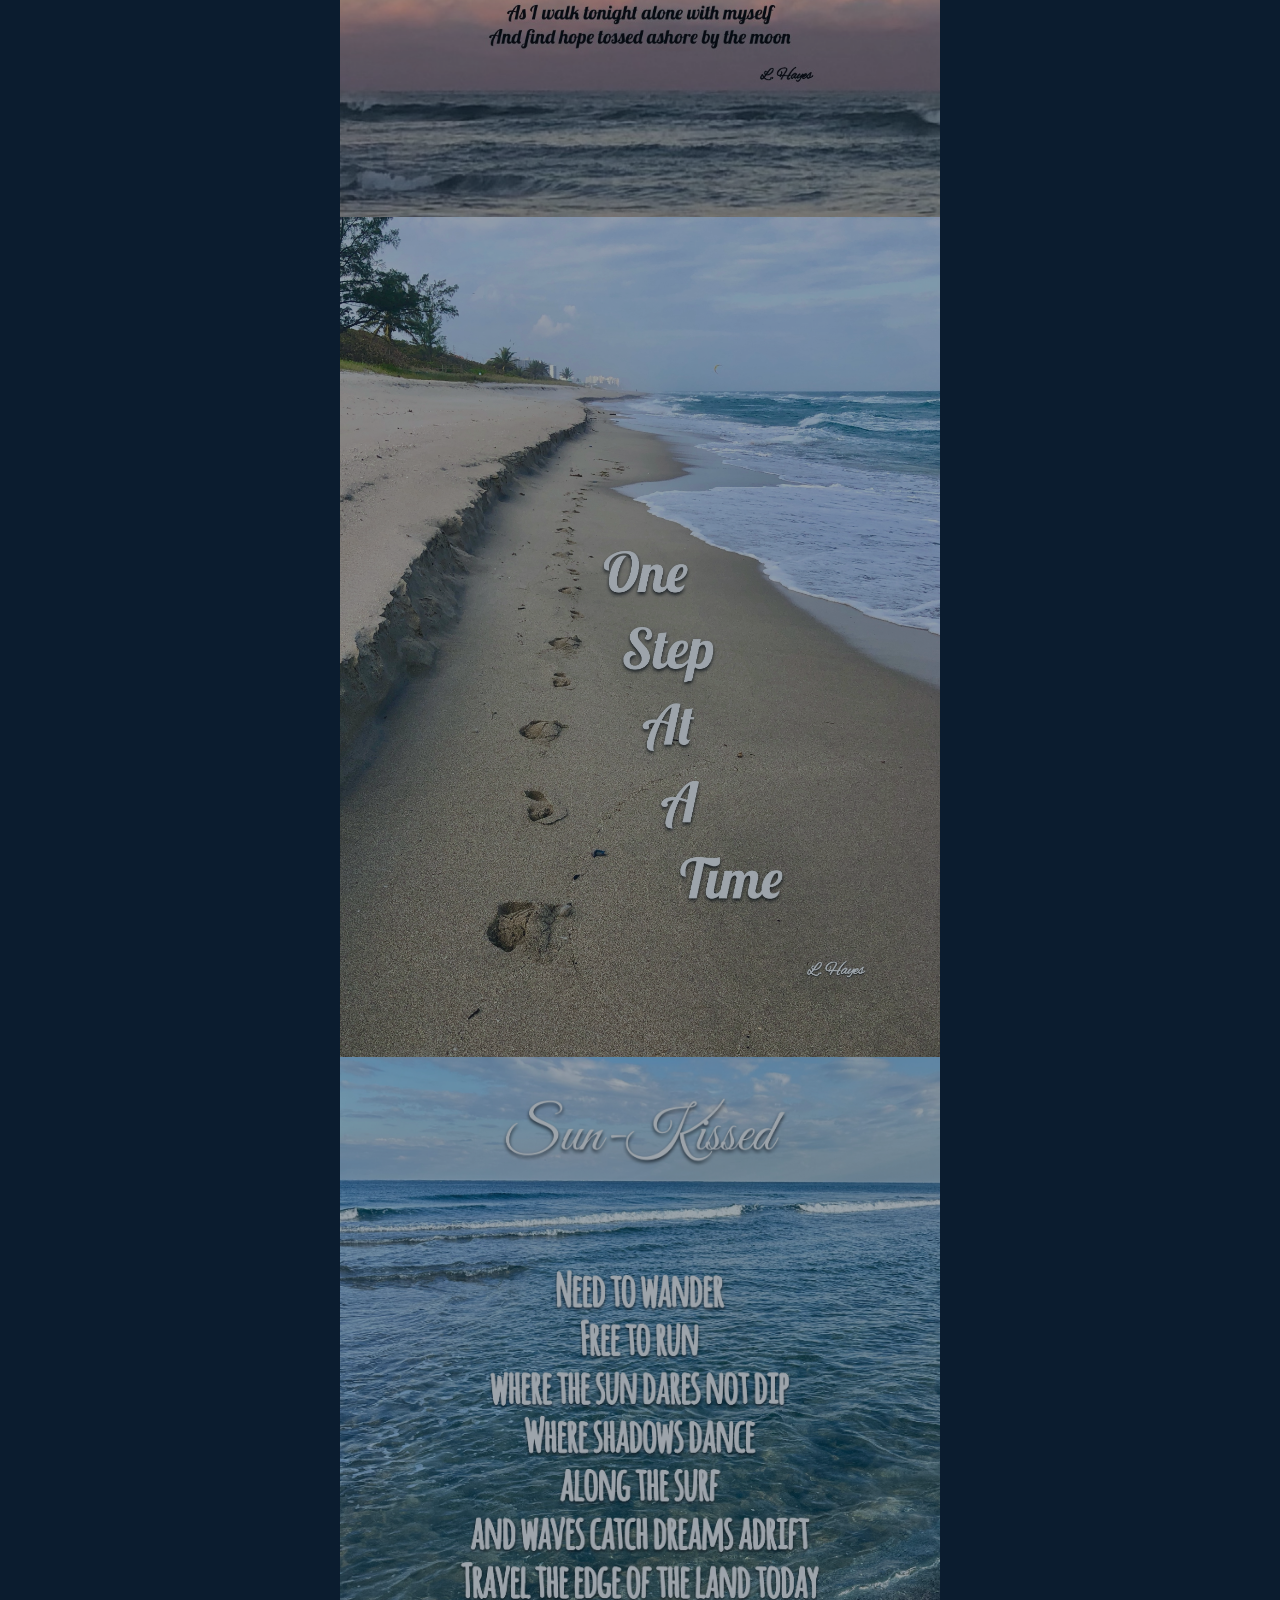
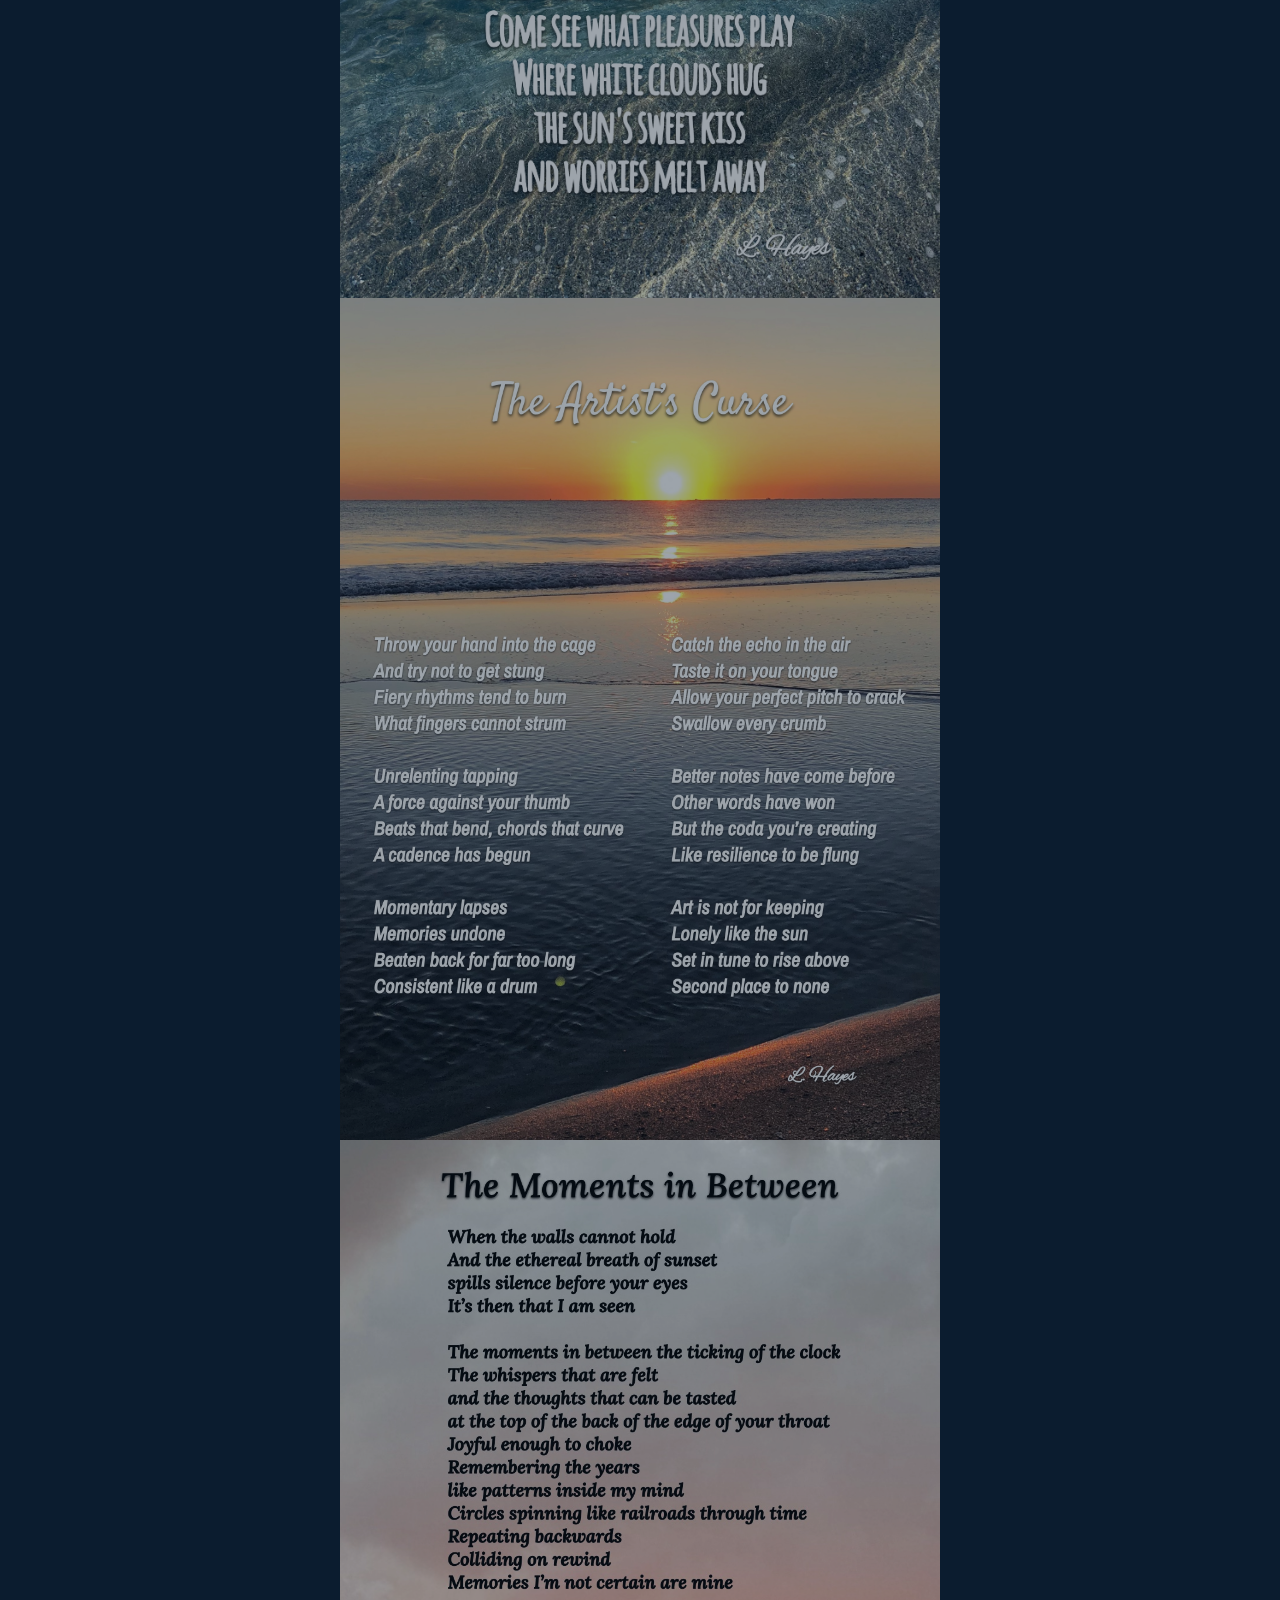
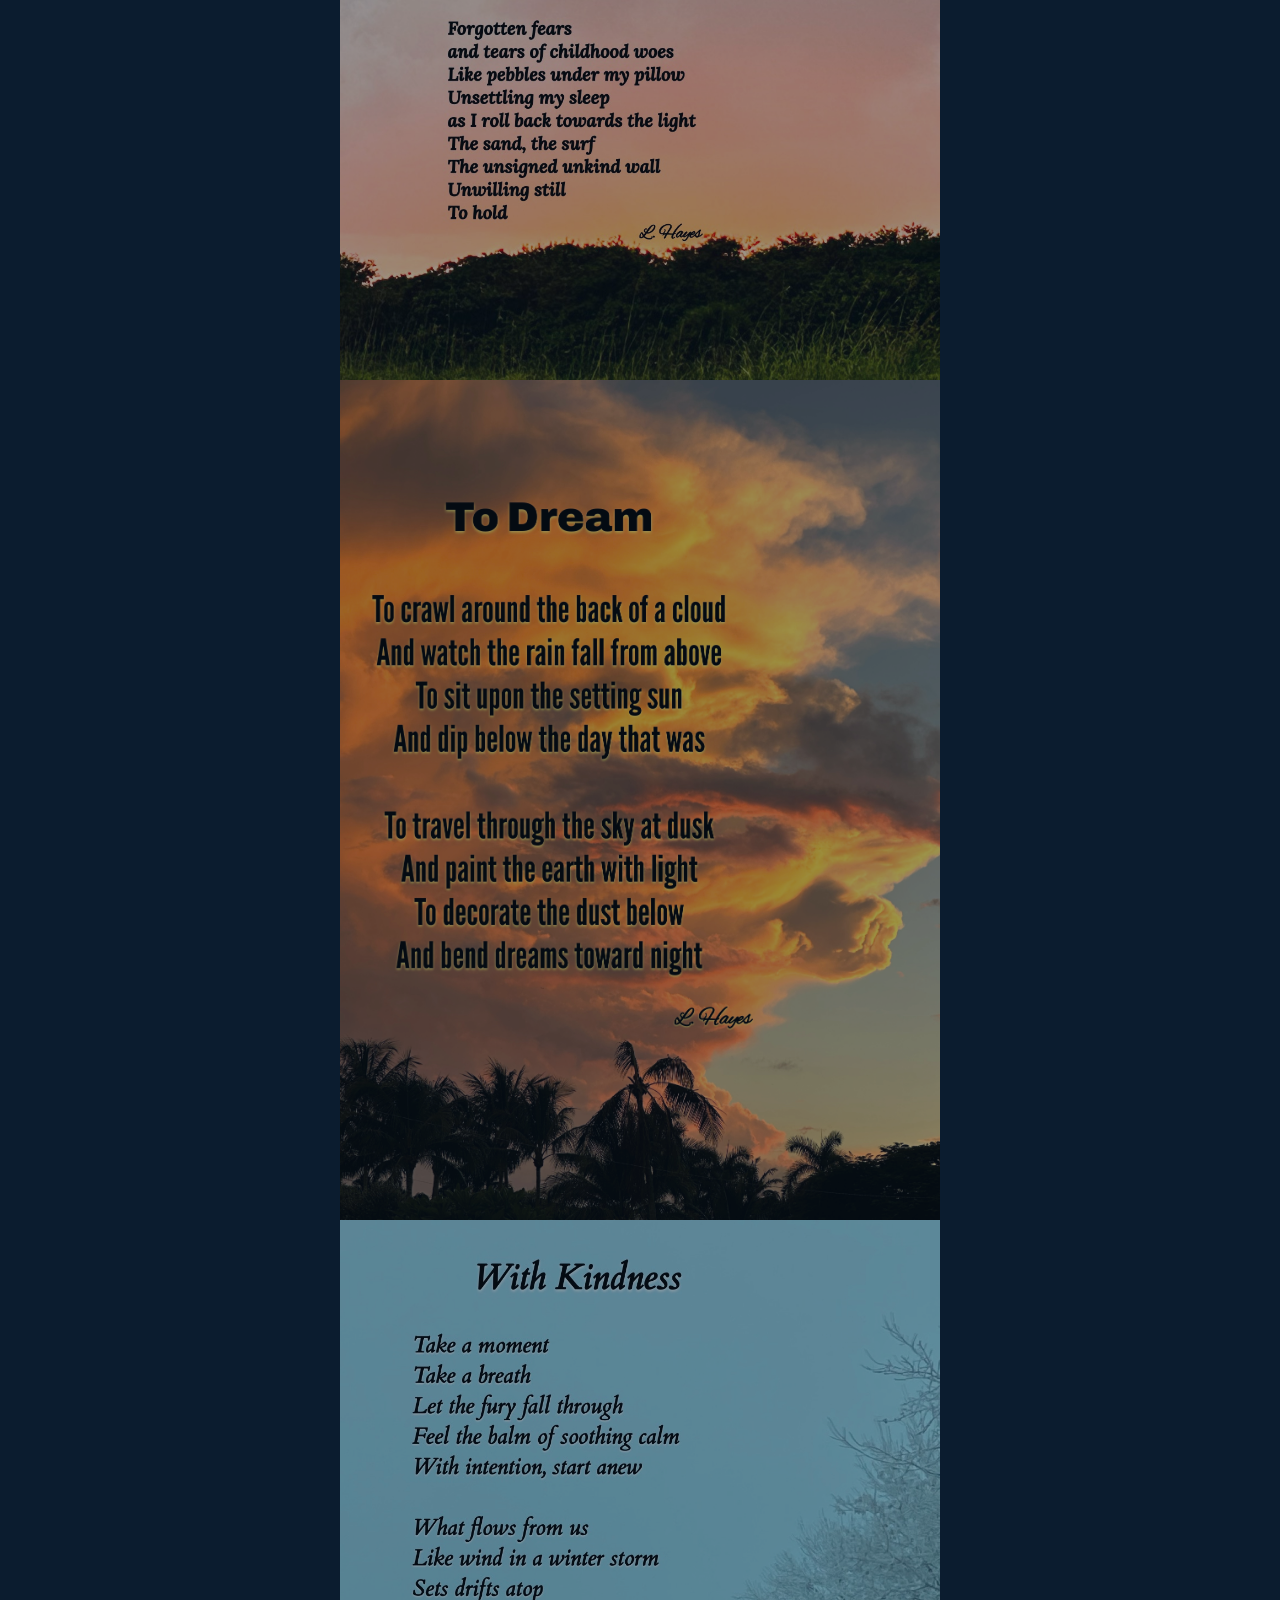
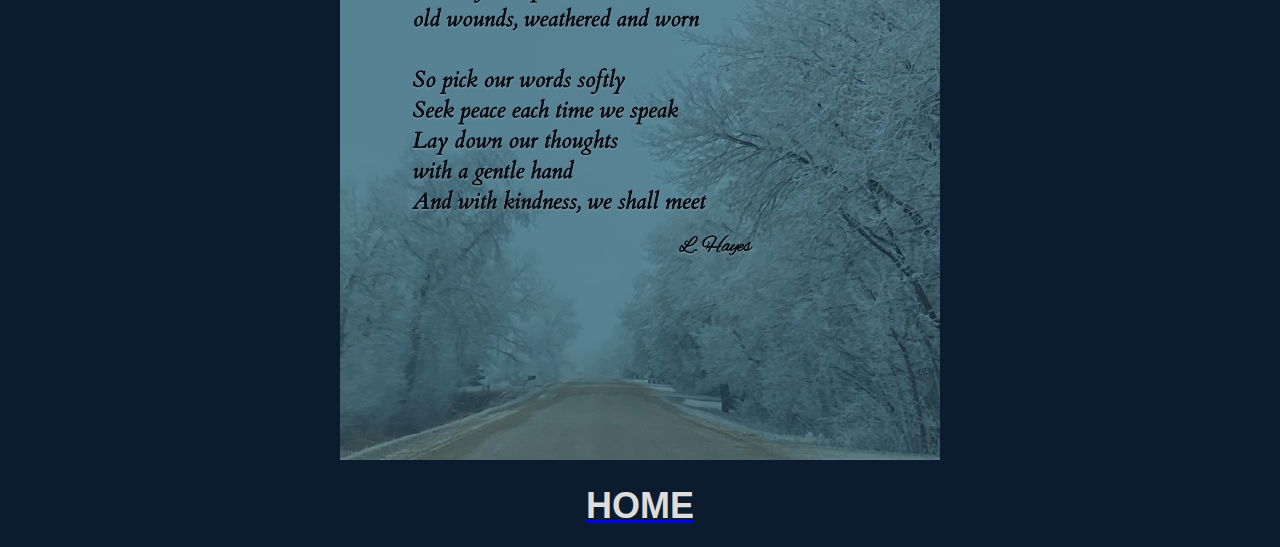
<file: poetryprints.html>
<html>
  <head>
    <title>Louise Hayes - Poetry Prints</title>
    <style>
      body {
        margin: 0;
        padding: 0;
        font-family: Arial, sans-serif;
        display: flex;
        justify-content: center;
        align-items: center;
        background-color: #0b1c2f;
      }

      h1 {
        font-size: 36px;
        margin-bottom: 20px;
	      text-align: center;
	      color: #ddd;
      }
	  
      * {
        box-sizing: border-box;
      } 

/* Position the image container (needed to position the left and right arrows) */
.container {
  position: relative;
}

/* Hide the images by default */
.mySlides {
  display: none;
}

/* Add a pointer when hovering over the thumbnail images */
.cursor {
  cursor: pointer;
}

/* Next & previous buttons */
.prev,
.next {
  cursor: pointer;
  position: absolute;
  top: 40%;
  width: auto;
  padding: 16px;
  margin-top: -50px;
  color: white;
  font-weight: bold;
  font-size: 20px;
  border-radius: 0 3px 3px 0;
  user-select: none;
  -webkit-user-select: none;
}

/* Position the "next button" to the right */
.next {
  right: 0;
  border-radius: 3px 0 0 3px;
}

/* On hover, add a black background color with a little bit see-through */
.prev:hover,
.next:hover {
  background-color: rgba(0, 0, 0, 0.8);
}

/* Number text (1/3 etc) */
.numbertext {
  color: #f2f2f2;
  font-size: 12px;
  padding: 8px 12px;
  position: absolute;
  top: 0;
}

/* Container for image text */
.caption-container {
  text-align: center;
  background-color: #222;
  padding: 2px 16px;
  color: white;
}

.row:after {
  content: "";
  display: table;
  clear: both;
}

/* Six columns side by side */
.column {
  float: inherit;
  width: 75%;
  justify-content: center;
}

/* Add a transparency effect for thumnbail images */
.demo {
  opacity: 0.6;
}

img {
  height:auto;
  width:600px;
  vertical-align: middle;
}

.active,
.demo:hover {
  opacity: 1;
}
    </style>
  </head>
  <body>

<!-- Container for the image gallery -->
    <div class="container">


      <h1>POETRY PRINTS</h1>
            
      <!-- Thumbnail images -->
      <div class="row" id="art_is_not_for_keeping">
        <div class="column">
          <img class="demo cursor" src="images/art_is_not_for_keeping.jpg" alt="Art Is Not For Keeping">
        </div>
      </div>
      <div class="row">
        <div class="column">
          <img class="demo cursor" src="images/bigger_than_me.jpg" alt="Bigger Than Me">
        </div>
      </div>
      <div class="row">
        <div class="column">
          <img class="demo cursor" src="images/bleary_eyed_to_the_sun.jpg" alt="Bleary Eyed To The Sun">
        </div>
      </div>
      <div class="row">
        <div class="column">
          <img class="demo cursor" src="images/dancing_with_angels.jpg" alt="Dancing With Angels">
        </div>
      </div>
      <div class="row" id="legacy">
        <div class="column">
          <img class="demo cursor" src="images/legacy.jpg" alt="Legacy">
        </div>
      </div>
      <div class="row">
        <div class="column">
          <img class="demo cursor" src="images/newfound_happy_hour.jpg" alt="Newfound Happy Hour">
        </div>
      </div>
      <div class="row">
        <div class="column">
          <img class="demo cursor" src="images/one_step_at_a_time.jpg" alt="One Step At A Time">
        </div>
      </div>
      <div class="row">
        <div class="column">
          <img class="demo cursor" src="images/sun_kissed.jpg" alt="Sun Kissed">
        </div>
      </div>
      <div class="row">
        <div class="column">
          <img class="demo cursor" src="images/the_artists_curse.jpg" alt="The Artists Curse">
        </div>
      </div>
      <div class="row">
        <div class="column">
          <img class="demo cursor" src="images/the_moments_in_between.jpg" alt="The Moments In Between">
        </div>
      </div>
      <div class="row">
        <div class="column">
          <img class="demo cursor" src="images/to_dream.jpg" alt="To Dream">
        </div>
      </div>
      <div class="row">
        <div class="column">
          <img class="demo cursor" src="images/with_kindness.jpg" alt="With Kindness">
        </div>
      </div>
      <a href="index.html"> <h1>HOME</h1> </a>
    </div>
    
	
  </body>
</html>
</file>
